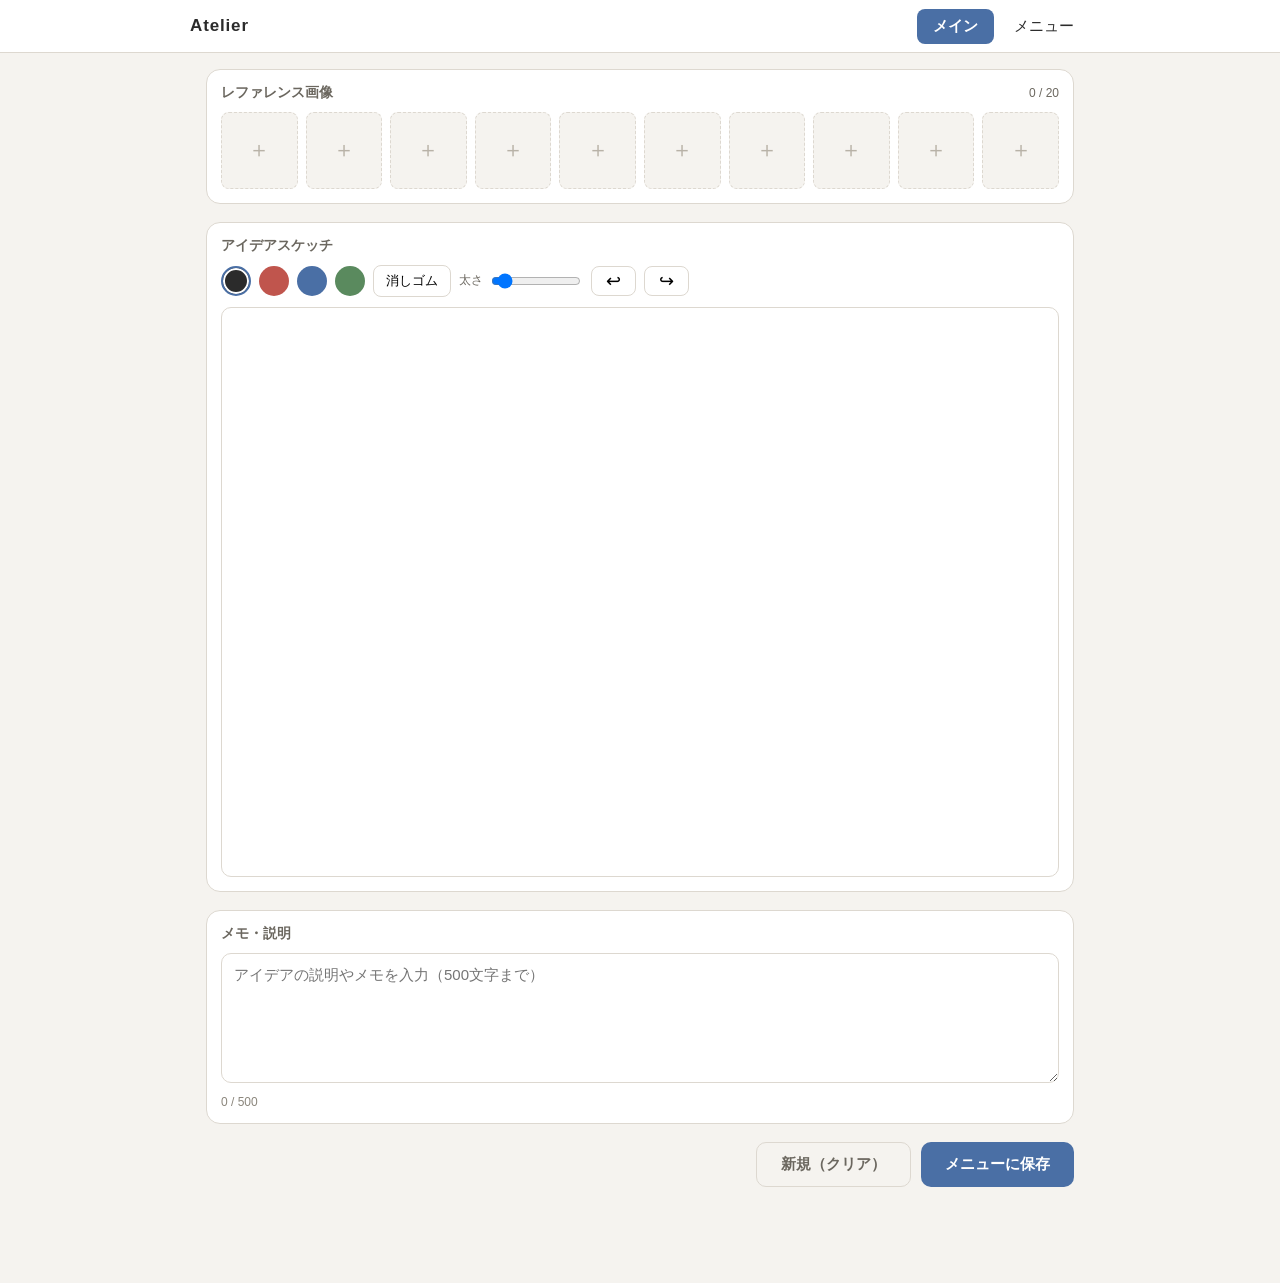
<file: index.html>
<!DOCTYPE html>
<html lang="ja">
<head>
<meta charset="UTF-8">
<meta name="viewport" content="width=device-width, initial-scale=1.0, maximum-scale=1.0, user-scalable=no">
<meta name="apple-mobile-web-app-capable" content="yes">
<meta name="apple-mobile-web-app-status-bar-style" content="default">
<meta name="apple-mobile-web-app-title" content="Atelier">
<meta name="mobile-web-app-capable" content="yes">
<meta name="theme-color" content="#f5f3ef">
<link rel="manifest" href="manifest.webmanifest">
<link rel="apple-touch-icon" href="icon-180.png">
<link rel="icon" type="image/png" href="icon-192.png">
<title>Atelier</title>
<style>
  :root {
    --bg: #f5f3ef;
    --card: #ffffff;
    --ink: #2b2b2b;
    --accent: #4a6fa5;
    --accent-soft: #dfe8f3;
    --line: #ddd8d0;
    --danger: #c0554d;
  }
  * { box-sizing: border-box; -webkit-tap-highlight-color: transparent; }
  html, body { margin: 0; padding: 0; }
  body {
    background: var(--bg);
    color: var(--ink);
    font-family: -apple-system, BlinkMacSystemFont, "Hiragino Sans", "Hiragino Kaku Gothic ProN", sans-serif;
    padding-bottom: 80px;
  }

  header {
    position: sticky;
    top: 0;
    z-index: 50;
    background: var(--card);
    border-bottom: 1px solid var(--line);
    padding: env(safe-area-inset-top) 16px 0;
  }
  .header-inner {
    max-width: 900px;
    margin: 0 auto;
    display: flex;
    align-items: center;
    justify-content: space-between;
    height: 52px;
  }
  h1 { font-size: 17px; margin: 0; font-weight: 600; letter-spacing: 0.05em; }
  nav { display: flex; gap: 4px; }
  .tab {
    border: none;
    background: transparent;
    font-size: 15px;
    padding: 8px 16px;
    border-radius: 8px;
    color: var(--ink);
    cursor: pointer;
  }
  .tab.active { background: var(--accent); color: #fff; font-weight: 600; }

  main { max-width: 900px; margin: 0 auto; padding: 16px; }
  .page { display: none; }
  .page.visible { display: block; }

  section.block {
    background: var(--card);
    border: 1px solid var(--line);
    border-radius: 14px;
    padding: 14px;
    margin-bottom: 18px;
  }
  .block-title {
    font-size: 14px;
    font-weight: 600;
    margin: 0 0 10px;
    color: #6b675f;
    display: flex;
    justify-content: space-between;
    align-items: center;
  }
  .block-title .count { font-weight: 400; font-size: 12px; }

  /* ---- 1段目: レファレンス画像 ---- */
  .thumb-grid {
    display: grid;
    grid-template-columns: repeat(5, 1fr);
    gap: 8px;
  }
  @media (min-width: 700px) {
    .thumb-grid { grid-template-columns: repeat(10, 1fr); }
  }
  .thumb {
    position: relative;
    aspect-ratio: 1 / 1;
    border-radius: 8px;
    overflow: hidden;
    border: 1px dashed var(--line);
    background: var(--bg);
    display: flex;
    align-items: center;
    justify-content: center;
    cursor: pointer;
  }
  .thumb.filled { border-style: solid; }
  .thumb img { width: 100%; height: 100%; object-fit: cover; display: block; }
  .thumb .plus { color: #b8b2a7; font-size: 22px; font-weight: 300; }
  .thumb .del {
    position: absolute;
    top: 2px; right: 2px;
    width: 22px; height: 22px;
    border-radius: 50%;
    border: none;
    background: rgba(0,0,0,0.55);
    color: #fff;
    font-size: 13px;
    line-height: 22px;
    padding: 0;
    cursor: pointer;
  }

  /* ---- 2段目: スケッチ ---- */
  .toolbar {
    display: flex;
    flex-wrap: wrap;
    gap: 8px;
    align-items: center;
    margin-bottom: 10px;
  }
  .swatch {
    width: 30px; height: 30px;
    border-radius: 50%;
    border: 2px solid transparent;
    cursor: pointer;
    padding: 0;
  }
  .swatch.selected { border-color: var(--accent); box-shadow: 0 0 0 2px #fff inset; }
  .tool-btn {
    border: 1px solid var(--line);
    background: var(--card);
    border-radius: 8px;
    padding: 6px 12px;
    font-size: 13px;
    cursor: pointer;
  }
  .tool-btn.selected { background: var(--accent); color: #fff; border-color: var(--accent); }
  .tool-btn.arrow { font-size: 18px; line-height: 1; padding: 5px 14px; }
  .size-wrap { display: flex; align-items: center; gap: 6px; font-size: 12px; color: #6b675f; }
  input[type="range"] { width: 90px; }
  #sketch-canvas {
    width: 100%;
    height: auto;
    display: block;
    border: 1px solid var(--line);
    border-radius: 10px;
    background: #fff;
    touch-action: none;
    cursor: crosshair;
  }

  /* ---- 3段目: メモ ---- */
  textarea {
    width: 100%;
    min-height: 130px;
    border: 1px solid var(--line);
    border-radius: 10px;
    padding: 12px;
    font-size: 15px;
    font-family: inherit;
    resize: vertical;
    background: #fff;
    color: var(--ink);
  }
  textarea:focus { outline: 2px solid var(--accent-soft); border-color: var(--accent); }
  .memo-footer {
    display: flex;
    justify-content: space-between;
    align-items: center;
    margin-top: 8px;
  }
  .char-count { font-size: 12px; color: #8a857b; }
  .char-count.over { color: var(--danger); }

  .action-row { display: flex; gap: 10px; justify-content: flex-end; }
  .btn {
    border: none;
    border-radius: 10px;
    padding: 12px 24px;
    font-size: 15px;
    font-weight: 600;
    cursor: pointer;
  }
  .btn-primary { background: var(--accent); color: #fff; }
  .btn-ghost { background: transparent; color: #6b675f; border: 1px solid var(--line); }

  /* ---- メニュー(ポートフォリオ) ---- */
  .portfolio {
    display: grid;
    grid-template-columns: 1fr;
    gap: 14px;
  }
  @media (min-width: 700px) {
    .portfolio { grid-template-columns: 1fr 1fr; }
  }
  .work-card {
    background: var(--card);
    border: 1px solid var(--line);
    border-radius: 14px;
    overflow: hidden;
  }
  .work-card img {
    width: 100%;
    display: block;
    border-bottom: 1px solid var(--line);
    background: #fff;
  }
  .work-body { padding: 12px 14px; }
  .work-date { font-size: 11px; color: #8a857b; margin-bottom: 6px; }
  .work-memo { font-size: 14px; line-height: 1.7; white-space: pre-wrap; word-break: break-word; margin: 0; }
  .work-actions { display: flex; justify-content: flex-end; padding: 0 14px 12px; }
  .work-del {
    border: none; background: transparent;
    color: var(--danger); font-size: 13px; cursor: pointer; padding: 4px 8px;
  }
  .empty-note {
    text-align: center;
    color: #8a857b;
    font-size: 14px;
    padding: 60px 20px;
    line-height: 1.8;
  }

  /* ---- ライトボックス ---- */
  #lightbox {
    position: fixed;
    inset: 0;
    background: rgba(0,0,0,0.85);
    display: none;
    align-items: center;
    justify-content: center;
    z-index: 100;
    padding: 20px;
  }
  #lightbox.open { display: flex; }
  #lightbox img { max-width: 100%; max-height: 100%; border-radius: 8px; }

  /* ---- トースト ---- */
  #toast {
    position: fixed;
    bottom: 30px;
    left: 50%;
    transform: translateX(-50%) translateY(20px);
    background: var(--ink);
    color: #fff;
    padding: 10px 22px;
    border-radius: 20px;
    font-size: 14px;
    opacity: 0;
    transition: opacity 0.25s, transform 0.25s;
    pointer-events: none;
    z-index: 200;
  }
  #toast.show { opacity: 1; transform: translateX(-50%) translateY(0); }
</style>
</head>
<body>

<header>
  <div class="header-inner">
    <h1>Atelier</h1>
    <nav>
      <button class="tab active" id="tab-main" onclick="showPage('main')">メイン</button>
      <button class="tab" id="tab-menu" onclick="showPage('menu')">メニュー</button>
    </nav>
  </div>
</header>

<main>
  <!-- ============ メイン ============ -->
  <div class="page visible" id="page-main">

    <section class="block">
      <p class="block-title">レファレンス画像 <span class="count" id="ref-count">0 / 20</span></p>
      <div class="thumb-grid" id="thumb-grid"></div>
      <input type="file" id="file-input" accept="image/*" multiple hidden>
    </section>

    <section class="block">
      <p class="block-title">アイデアスケッチ</p>
      <div class="toolbar">
        <button class="swatch selected" style="background:#2b2b2b" data-color="#2b2b2b" aria-label="黒"></button>
        <button class="swatch" style="background:#c0554d" data-color="#c0554d" aria-label="赤"></button>
        <button class="swatch" style="background:#4a6fa5" data-color="#4a6fa5" aria-label="青"></button>
        <button class="swatch" style="background:#5a8a5e" data-color="#5a8a5e" aria-label="緑"></button>
        <button class="tool-btn" id="eraser-btn">消しゴム</button>
        <div class="size-wrap">太さ <input type="range" id="pen-size" min="1" max="24" value="3"></div>
        <button class="tool-btn arrow" id="undo-btn" aria-label="一段階元に戻す" title="一段階元に戻す">↩︎</button>
        <button class="tool-btn arrow" id="redo-btn" aria-label="やり直す" title="やり直す">↪︎</button>
      </div>
      <canvas id="sketch-canvas"></canvas>
    </section>

    <section class="block">
      <p class="block-title">メモ・説明</p>
      <textarea id="memo" maxlength="500" placeholder="アイデアの説明やメモを入力（500文字まで）"></textarea>
      <div class="memo-footer">
        <span class="char-count" id="char-count">0 / 500</span>
      </div>
    </section>

    <div class="action-row">
      <button class="btn btn-ghost" id="new-btn">新規（クリア）</button>
      <button class="btn btn-primary" id="save-btn">メニューに保存</button>
    </div>
  </div>

  <!-- ============ メニュー ============ -->
  <div class="page" id="page-menu">
    <div class="portfolio" id="portfolio"></div>
  </div>
</main>

<div id="lightbox" onclick="this.classList.remove('open')"><img id="lightbox-img" alt=""></div>
<div id="toast"></div>

<script>
'use strict';
const MAX_REFS = 20;

/* ================= IndexedDB ================= */
let db;
const dbReady = new Promise((resolve, reject) => {
  const req = indexedDB.open('ideaSketchApp', 1);
  req.onupgradeneeded = () => {
    const d = req.result;
    d.createObjectStore('refs', { keyPath: 'id', autoIncrement: true });
    d.createObjectStore('works', { keyPath: 'id', autoIncrement: true });
  };
  req.onsuccess = () => { db = req.result; resolve(); };
  req.onerror = () => reject(req.error);
});

function tx(store, mode) {
  return db.transaction(store, mode).objectStore(store);
}
function getAll(store) {
  return new Promise((res, rej) => {
    const r = tx(store, 'readonly').getAll();
    r.onsuccess = () => res(r.result);
    r.onerror = () => rej(r.error);
  });
}
function put(store, value) {
  return new Promise((res, rej) => {
    const r = tx(store, 'readwrite').put(value);
    r.onsuccess = () => res(r.result);
    r.onerror = () => rej(r.error);
  });
}
function del(store, key) {
  return new Promise((res, rej) => {
    const r = tx(store, 'readwrite').delete(key);
    r.onsuccess = () => res();
    r.onerror = () => rej(r.error);
  });
}

/* ================= ページ切替 ================= */
function showPage(name) {
  document.getElementById('page-main').classList.toggle('visible', name === 'main');
  document.getElementById('page-menu').classList.toggle('visible', name === 'menu');
  document.getElementById('tab-main').classList.toggle('active', name === 'main');
  document.getElementById('tab-menu').classList.toggle('active', name === 'menu');
  if (name === 'menu') renderPortfolio();
  window.scrollTo(0, 0);
}

/* ================= トースト ================= */
let toastTimer;
function toast(msg) {
  const t = document.getElementById('toast');
  t.textContent = msg;
  t.classList.add('show');
  clearTimeout(toastTimer);
  toastTimer = setTimeout(() => t.classList.remove('show'), 2200);
}

/* ================= レファレンス画像 ================= */
const thumbGrid = document.getElementById('thumb-grid');
const fileInput = document.getElementById('file-input');
let refs = [];

function shrinkImage(file, maxSide = 900) {
  return new Promise((resolve, reject) => {
    const img = new Image();
    const url = URL.createObjectURL(file);
    img.onload = () => {
      const scale = Math.min(1, maxSide / Math.max(img.width, img.height));
      const c = document.createElement('canvas');
      c.width = Math.round(img.width * scale);
      c.height = Math.round(img.height * scale);
      c.getContext('2d').drawImage(img, 0, 0, c.width, c.height);
      URL.revokeObjectURL(url);
      resolve(c.toDataURL('image/jpeg', 0.85));
    };
    img.onerror = reject;
    img.src = url;
  });
}

async function addFiles(files) {
  const room = MAX_REFS - refs.length;
  const list = Array.from(files).slice(0, room);
  if (files.length > room) toast(`画像は最大${MAX_REFS}枚までです`);
  for (const f of list) {
    if (!f.type.startsWith('image/')) continue;
    const dataUrl = await shrinkImage(f);
    const id = await put('refs', { dataUrl });
    refs.push({ id, dataUrl });
  }
  renderRefs();
}

function renderRefs() {
  thumbGrid.innerHTML = '';
  refs.forEach(ref => {
    const cell = document.createElement('div');
    cell.className = 'thumb filled';
    const img = document.createElement('img');
    img.src = ref.dataUrl;
    img.alt = 'レファレンス画像';
    img.onclick = () => {
      document.getElementById('lightbox-img').src = ref.dataUrl;
      document.getElementById('lightbox').classList.add('open');
    };
    const delBtn = document.createElement('button');
    delBtn.className = 'del';
    delBtn.textContent = '×';
    delBtn.onclick = async (e) => {
      e.stopPropagation();
      await del('refs', ref.id);
      refs = refs.filter(r => r.id !== ref.id);
      renderRefs();
    };
    cell.append(img, delBtn);
    thumbGrid.appendChild(cell);
  });
  // 空きスロット（最低1つ、1段目10枠が埋まるまでは10枠表示）
  const minSlots = refs.length < 10 ? 10 : Math.min(refs.length + 1, MAX_REFS);
  for (let i = refs.length; i < minSlots; i++) {
    const cell = document.createElement('div');
    cell.className = 'thumb';
    cell.innerHTML = '<span class="plus">＋</span>';
    cell.onclick = () => fileInput.click();
    thumbGrid.appendChild(cell);
  }
  document.getElementById('ref-count').textContent = `${refs.length} / ${MAX_REFS}`;
}

fileInput.addEventListener('change', () => {
  if (fileInput.files.length) addFiles(fileInput.files);
  fileInput.value = '';
});

/* ================= スケッチキャンバス ================= */
const canvas = document.getElementById('sketch-canvas');
const ctx = canvas.getContext('2d');
const ASPECT = 0.66; // 高さ = 幅 × 0.66
let penColor = '#2b2b2b';
let penSize = 3;
let erasing = false;
let drawing = false;
let undoStack = [];
let redoStack = [];

function setupCanvas() {
  const cssWidth = canvas.parentElement.clientWidth - 2;
  const cssHeight = Math.round(cssWidth * ASPECT);
  const dpr = window.devicePixelRatio || 1;
  const snapshot = canvas.width > 0 ? canvas.toDataURL() : null;
  canvas.style.height = cssHeight + 'px';
  canvas.width = Math.round(cssWidth * dpr);
  canvas.height = Math.round(cssHeight * dpr);
  ctx.setTransform(dpr, 0, 0, dpr, 0, 0);
  ctx.lineCap = 'round';
  ctx.lineJoin = 'round';
  if (snapshot) {
    const img = new Image();
    img.onload = () => ctx.drawImage(img, 0, 0, cssWidth, cssHeight);
    img.src = snapshot;
  }
}

function canvasPos(e) {
  const rect = canvas.getBoundingClientRect();
  return { x: e.clientX - rect.left, y: e.clientY - rect.top };
}

canvas.addEventListener('pointerdown', (e) => {
  e.preventDefault();
  canvas.setPointerCapture(e.pointerId);
  drawing = true;
  if (undoStack.length >= 30) undoStack.shift();
  undoStack.push(canvas.toDataURL());
  redoStack = [];
  const p = canvasPos(e);
  ctx.beginPath();
  ctx.moveTo(p.x, p.y);
  ctx.lineTo(p.x + 0.01, p.y + 0.01);
  applyStroke();
});
canvas.addEventListener('pointermove', (e) => {
  if (!drawing) return;
  const p = canvasPos(e);
  ctx.lineTo(p.x, p.y);
  applyStroke();
});
function endStroke() { drawing = false; }
canvas.addEventListener('pointerup', endStroke);
canvas.addEventListener('pointercancel', endStroke);

function applyStroke() {
  ctx.globalCompositeOperation = erasing ? 'destination-out' : 'source-over';
  ctx.strokeStyle = penColor;
  ctx.lineWidth = erasing ? penSize * 4 : penSize;
  ctx.stroke();
}

document.querySelectorAll('.swatch').forEach(btn => {
  btn.addEventListener('click', () => {
    document.querySelectorAll('.swatch').forEach(b => b.classList.remove('selected'));
    btn.classList.add('selected');
    penColor = btn.dataset.color;
    erasing = false;
    document.getElementById('eraser-btn').classList.remove('selected');
  });
});
document.getElementById('eraser-btn').addEventListener('click', function () {
  erasing = !erasing;
  this.classList.toggle('selected', erasing);
});
document.getElementById('pen-size').addEventListener('input', function () {
  penSize = Number(this.value);
});
function restoreSnapshot(dataUrl) {
  const img = new Image();
  img.onload = () => {
    ctx.save();
    ctx.setTransform(1, 0, 0, 1, 0, 0);
    ctx.globalCompositeOperation = 'source-over';
    ctx.clearRect(0, 0, canvas.width, canvas.height);
    ctx.drawImage(img, 0, 0, canvas.width, canvas.height);
    ctx.restore();
  };
  img.src = dataUrl;
}
document.getElementById('undo-btn').addEventListener('click', () => {
  if (!undoStack.length) return;
  redoStack.push(canvas.toDataURL());
  restoreSnapshot(undoStack.pop());
});
document.getElementById('redo-btn').addEventListener('click', () => {
  if (!redoStack.length) return;
  undoStack.push(canvas.toDataURL());
  restoreSnapshot(redoStack.pop());
});

let resizeTimer;
window.addEventListener('resize', () => {
  clearTimeout(resizeTimer);
  resizeTimer = setTimeout(setupCanvas, 200);
});

/* ================= メモ ================= */
const memo = document.getElementById('memo');
const charCount = document.getElementById('char-count');
memo.addEventListener('input', () => {
  charCount.textContent = `${memo.value.length} / 500`;
  charCount.classList.toggle('over', memo.value.length >= 500);
});

/* ================= 保存・新規 ================= */
function canvasIsBlank() {
  const blank = document.createElement('canvas');
  blank.width = canvas.width;
  blank.height = canvas.height;
  return canvas.toDataURL() === blank.toDataURL();
}

document.getElementById('save-btn').addEventListener('click', async () => {
  if (canvasIsBlank() && !memo.value.trim()) {
    toast('スケッチかメモを入れてから保存してください');
    return;
  }
  // 白背景で合成して保存
  const out = document.createElement('canvas');
  out.width = canvas.width;
  out.height = canvas.height;
  const octx = out.getContext('2d');
  octx.fillStyle = '#ffffff';
  octx.fillRect(0, 0, out.width, out.height);
  octx.drawImage(canvas, 0, 0);
  await put('works', {
    image: out.toDataURL('image/png'),
    memo: memo.value,
    date: new Date().toISOString()
  });
  toast('メニューに保存しました');
});

document.getElementById('new-btn').addEventListener('click', () => {
  ctx.save();
  ctx.setTransform(1, 0, 0, 1, 0, 0);
  ctx.clearRect(0, 0, canvas.width, canvas.height);
  ctx.restore();
  undoStack = [];
  redoStack = [];
  memo.value = '';
  charCount.textContent = '0 / 500';
  charCount.classList.remove('over');
  toast('新規スケッチを開始');
});

/* ================= ポートフォリオ ================= */
async function renderPortfolio() {
  const works = (await getAll('works')).sort((a, b) => b.date.localeCompare(a.date));
  const wrap = document.getElementById('portfolio');
  wrap.innerHTML = '';
  if (!works.length) {
    wrap.innerHTML = '<div class="empty-note">まだ保存されたスケッチがありません。<br>メインページでスケッチを描いて「メニューに保存」を押してください。</div>';
    return;
  }
  works.forEach(w => {
    const card = document.createElement('div');
    card.className = 'work-card';
    const img = document.createElement('img');
    img.src = w.image;
    img.alt = 'アイデアスケッチ';
    img.onclick = () => {
      document.getElementById('lightbox-img').src = w.image;
      document.getElementById('lightbox').classList.add('open');
    };
    const body = document.createElement('div');
    body.className = 'work-body';
    const d = new Date(w.date);
    const dateEl = document.createElement('div');
    dateEl.className = 'work-date';
    dateEl.textContent = `${d.getFullYear()}/${d.getMonth() + 1}/${d.getDate()} ${String(d.getHours()).padStart(2,'0')}:${String(d.getMinutes()).padStart(2,'0')}`;
    const memoEl = document.createElement('p');
    memoEl.className = 'work-memo';
    memoEl.textContent = w.memo || '（メモなし）';
    body.append(dateEl, memoEl);
    const actions = document.createElement('div');
    actions.className = 'work-actions';
    const delBtn = document.createElement('button');
    delBtn.className = 'work-del';
    delBtn.textContent = '削除';
    delBtn.onclick = async () => {
      if (!confirm('このスケッチを削除しますか？')) return;
      await del('works', w.id);
      renderPortfolio();
    };
    actions.appendChild(delBtn);
    card.append(img, body, actions);
    wrap.appendChild(card);
  });
}

/* ================= 起動 ================= */
(async () => {
  await dbReady;
  refs = await getAll('refs');
  renderRefs();
  setupCanvas();
})();

/* ================= Service Worker 登録（オフライン化） ================= */
if ('serviceWorker' in navigator) {
  window.addEventListener('load', () => {
    navigator.serviceWorker.register('sw.js').catch(() => {});
  });
}
</script>
</body>
</html>
</file>
